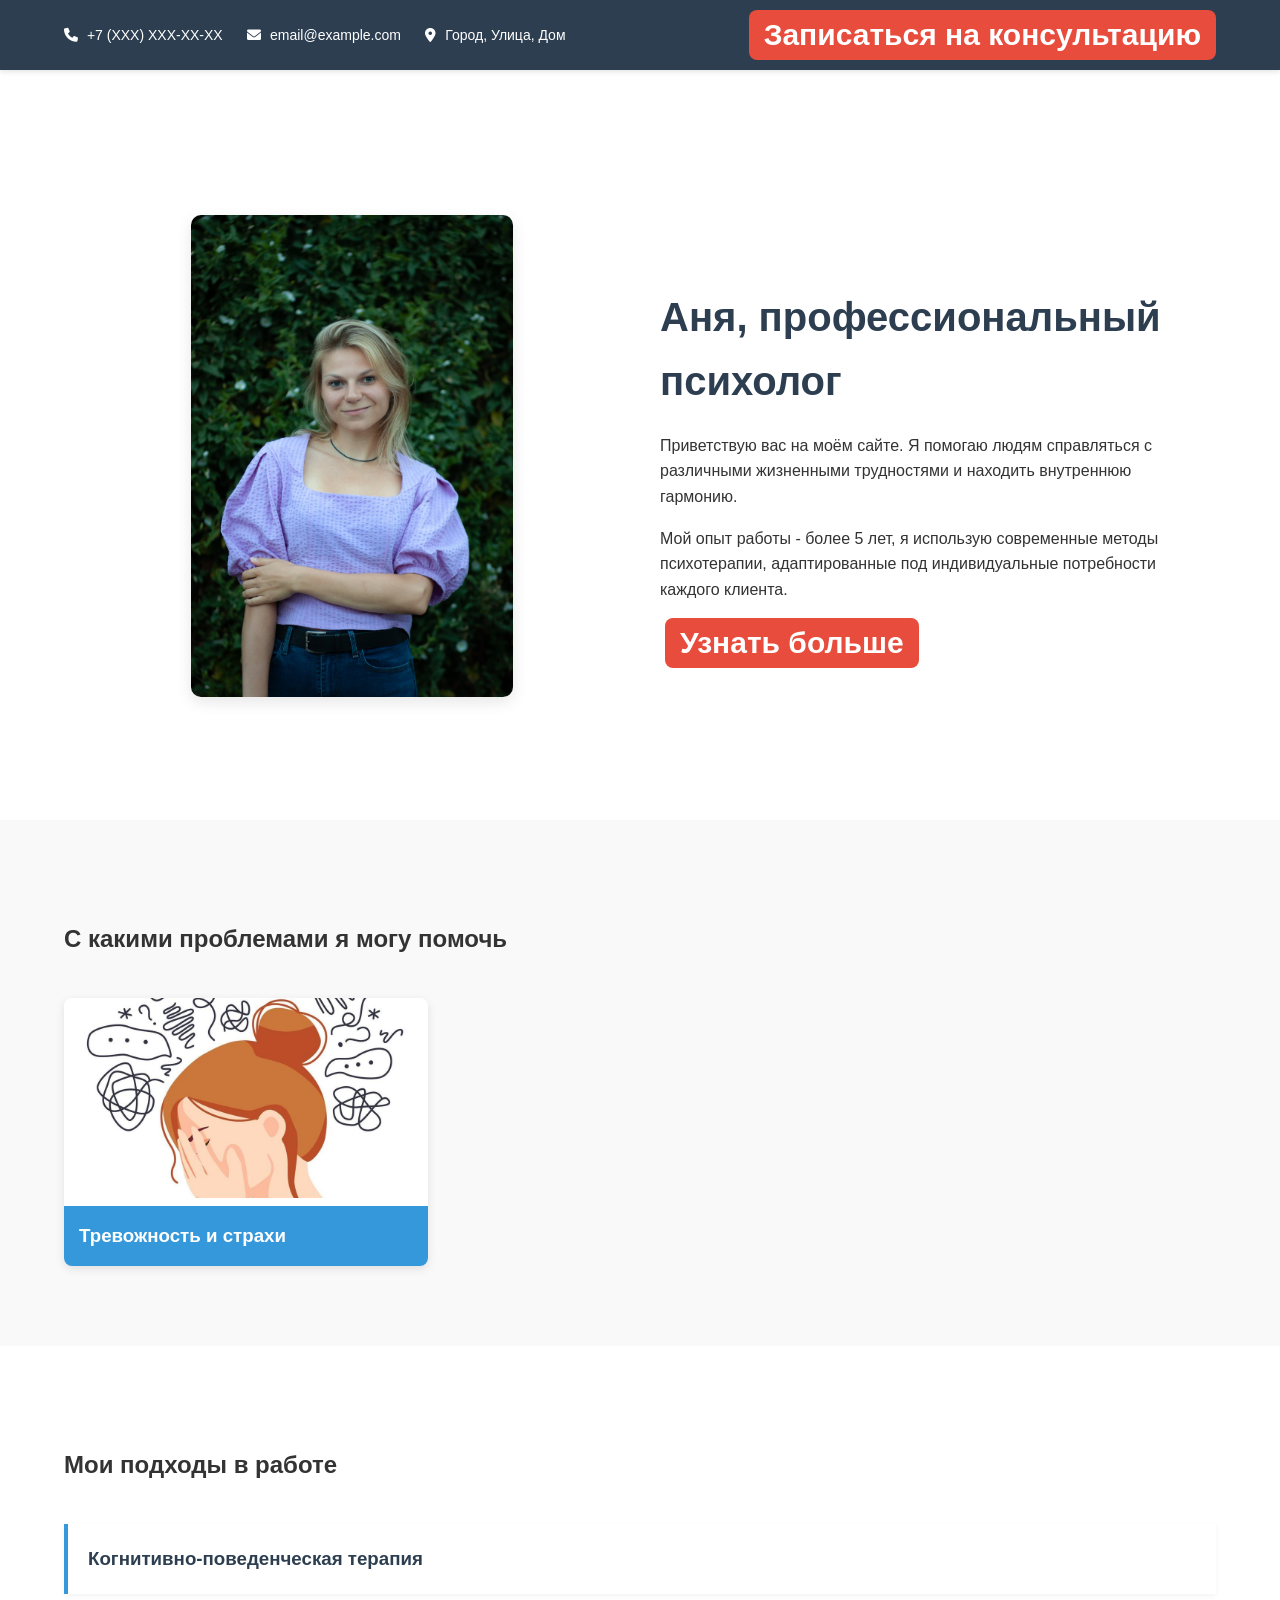
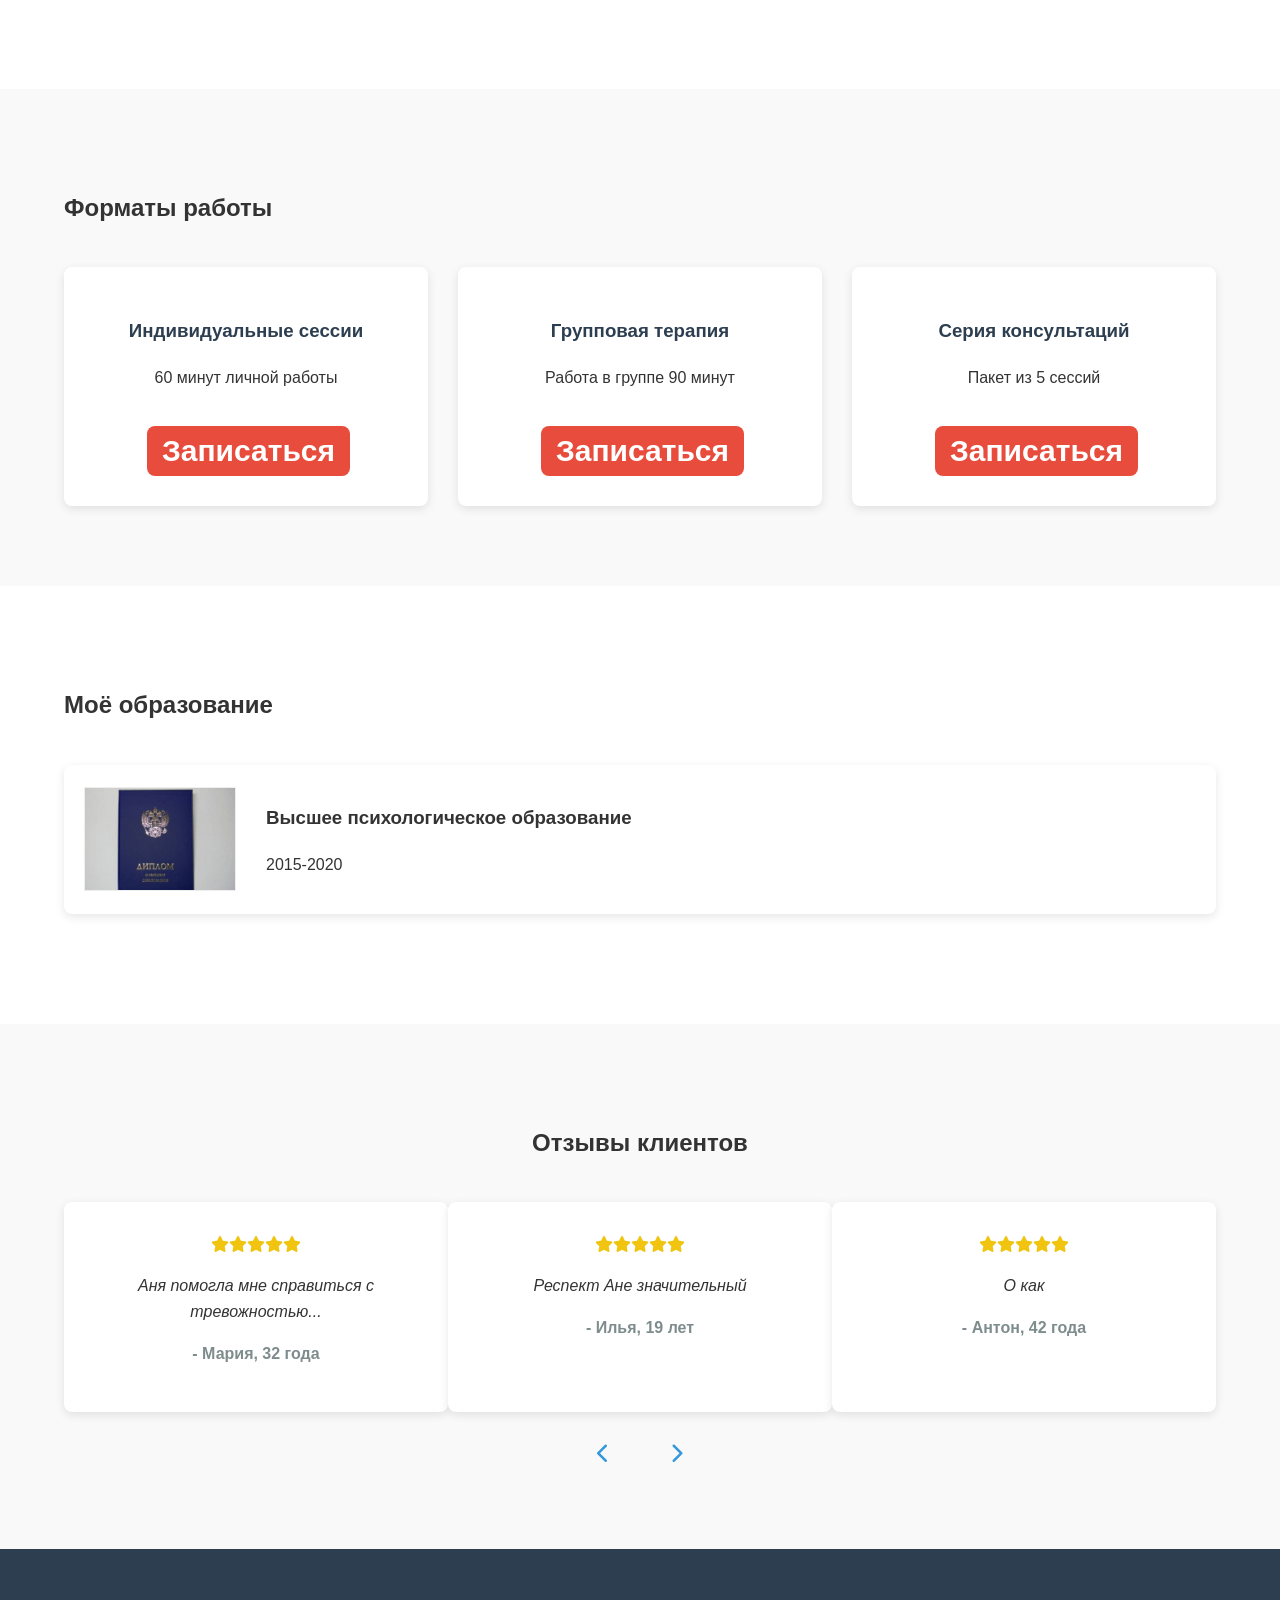
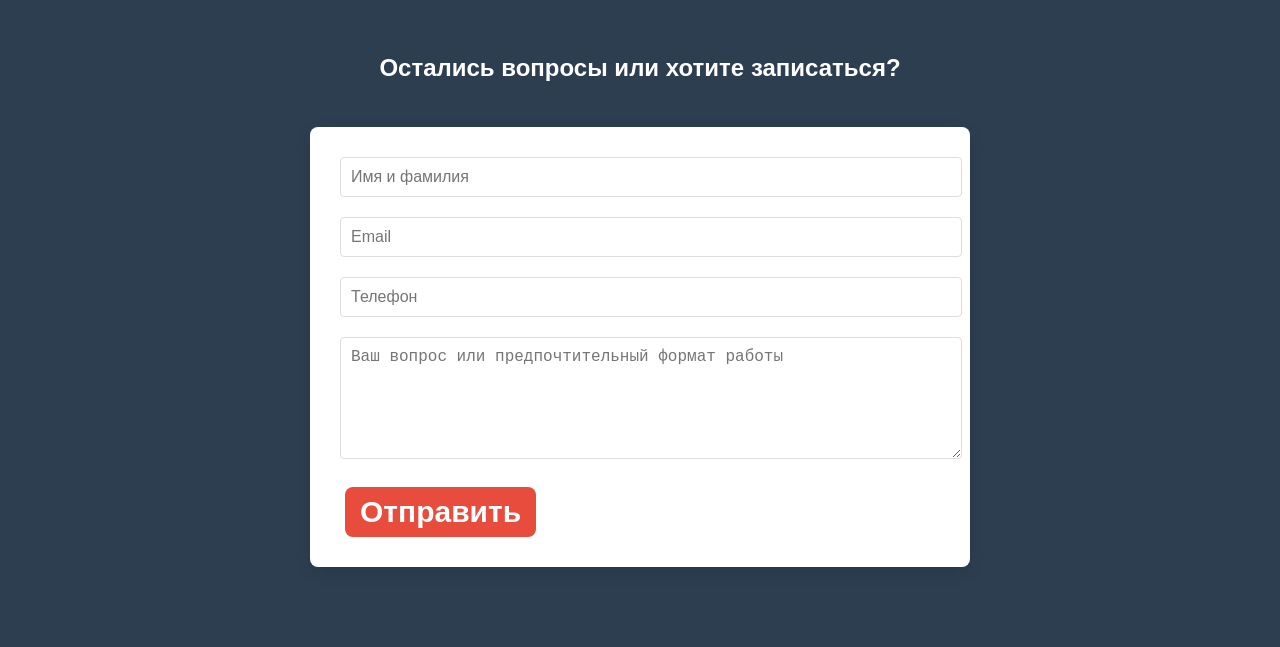
<file: docs/index.html>
<!DOCTYPE html>
<html lang="ru">


<head>
    <meta charset="UTF-8">
    <meta name="viewport" content="width=device-width, initial-scale=1.0">
    <title>Психолог Аня - профессиональная помощь</title>
    <link rel="stylesheet" href="styles.css">
    <link rel="stylesheet" href="https://cdnjs.cloudflare.com/ajax/libs/font-awesome/6.0.0-beta3/css/all.min.css">
</head>




<body>
    <!-- 1. Фиксированная контактная панель -->
    <header class="contact-bar">
        <div class="contact-info">
            <span><i class="fas fa-phone"></i> +7 (XXX) XXX-XX-XX</span>
            <span><i class="fas fa-envelope"></i> email@example.com</span>
            <span><i class="fas fa-map-marker-alt"></i> Город, Улица, Дом</span>
        </div>
        <button class="signup-btn">Записаться на консультацию</button>
    </header>

    <!-- 2. Основное приветствие -->
    <section class="hero">
        <div class="hero-image">
            <img src="anya-photo.jpg" alt="Фото психолога Ани">
        </div>
        <div class="hero-content">
            <h1>Аня, профессиональный психолог</h1>
            <p>Приветствую вас на моём сайте. Я помогаю людям справляться с различными жизненными трудностями и находить внутреннюю гармонию.</p>
            <p>Мой опыт работы - более 5 лет, я использую современные методы психотерапии, адаптированные под индивидуальные потребности каждого клиента.</p>
            <button class="signup-btn">Узнать больше</button>
        </div>
    </section>

    <!-- 3. Проблемы, с которыми работаем -->
    <section class="problems-section">
        <h2>С какими проблемами я могу помочь</h2>
        <div class="problems-grid">

            <div class="problem-item" data-problem="1">
                <img src="problem1.jpg" alt="Тревожность">
                <h3>Тревожность и страхи</h3>
                <div class="problem-details" id="problem-details-1">
                    <p>Подробное описание работы с тревожными состояниями...</p>
                </div>
            </div>
            <!-- Другие проблемы будут здесь -->
        </div>
    </section>

    <!-- 4. Подходы в работе -->
    <section class="approaches-section">
        <h2>Мои подходы в работе</h2>
        <div class="approaches-list">
            <!-- Пример одного подхода -->
            <div class="approach-item" data-approach="1">
                <h3>Когнитивно-поведенческая терапия</h3>
                <div class="approach-details" id="approach-details-1">
                    <p>Подробное описание КПТ...</p>
                </div>
            </div>
            <!-- Другие подходы будут здесь -->
        </div>
    </section>

    <!-- 5. Форматы работы -->
    <section class="formats-section">
        <h2>Форматы работы</h2>
        <div class="formats-grid">
            <div class="format-item">
                <h3>Индивидуальные сессии</h3>
                <p>60 минут личной работы</p>
                <button class="signup-btn format-signup">Записаться</button>
            </div>
            <div class="format-item">
                <h3>Групповая терапия</h3>
                <p>Работа в группе 90 минут</p>
                <button class="signup-btn format-signup">Записаться</button>
            </div>
            <div class="format-item">
                <h3>Серия консультаций</h3>
                <p>Пакет из 5 сессий</p>
                <button class="signup-btn format-signup">Записаться</button>
            </div>
        </div>
    </section>

    <!-- 6. Образование -->
    <section class="education-section">
        <h2>Моё образование</h2>
        <div class="diplomas">
            <!-- Пример одного диплома -->
            <div class="diploma-item">
                <img src="diploma1.jpg" alt="Диплом 1">
                <div class="diploma-info">
                    <h3>Высшее психологическое образование</h3>
                    <p>2015-2020</p>
                </div>
            </div>
            <!-- Другие дипломы будут здесь -->
        </div>
    </section>

    <!-- 7. Отзывы -->
    <section class="reviews-section">
        <h2>Отзывы клиентов</h2>
        <div class="reviews-carousel">
            <div class="reviews-slide active">
                <!-- Пример одного отзыва -->
                <div class="review-item">
                    <div class="stars">
                        <i class="fas fa-star"></i><i class="fas fa-star"></i><i class="fas fa-star"></i><i class="fas fa-star"></i><i class="fas fa-star"></i>
                    </div>
                    <p class="review-text">Аня помогла мне справиться с тревожностью...</p>
                    <p class="review-author">- Мария, 32 года</p>
                </div>

                <div class="review-item">
                    <div class="stars">
                        <i class="fas fa-star"></i><i class="fas fa-star"></i><i class="fas fa-star"></i><i class="fas fa-star"></i><i class="fas fa-star"></i>
                    </div>
                    <p class="review-text">Респект Ане значительный</p>
                    <p class="review-author">- Илья, 19 лет</p>
                </div>

                <div class="review-item">
                    <div class="stars">
                        <i class="fas fa-star"></i><i class="fas fa-star"></i><i class="fas fa-star"></i><i class="fas fa-star"></i><i class="fas fa-star"></i>
                    </div>
                    <p class="review-text">О как</p>
                    <p class="review-author">- Антон, 42 года</p>
                </div>
                <!-- Еще 2 отзыва в этом слайде -->
            </div>
            <div class="reviews-slide">
                <!-- Следующие 3 отзыва -->

                                <div class="review-item">
                    <div class="stars">
                        <i class="fas fa-star"></i><i class="fas fa-star"></i><i class="fas fa-star"></i><i class="fas fa-star"></i><i class="fas fa-star"></i>
                    </div>
                    <p class="review-text">Very very good specialist</p>
                    <p class="review-author">- Elizabeth, 27 years</p>
                </div>
            </div>
            <!-- Навигация по отзывам -->
            <div class="reviews-nav">
                <button class="reviews-prev"><i class="fas fa-chevron-left"></i></button>
                <span class="reviews-dots"></span>
                <button class="reviews-next"><i class="fas fa-chevron-right"></i></button>
            </div>
        </div>
    </section>

    <!-- 8. Форма регистрации -->
    <section class="contact-form-section">
        <h2>Остались вопросы или хотите записаться?</h2>
        <form class="contact-form" id="main-contact-form">
            <div class="form-group">
                <input type="text" id="fullname" name="fullname" placeholder="Имя и фамилия" required>
            </div>
            <div class="form-group">
                <input type="email" id="email" name="email" placeholder="Email" required>
            </div>
            <div class="form-group">
                <input type="tel" id="phone" name="phone" placeholder="Телефон">
            </div>
            <div class="form-group">
                <textarea id="question" name="question" placeholder="Ваш вопрос или предпочтительный формат работы" rows="4"></textarea>
            </div>
            <button type="submit" class="signup-btn">Отправить</button>
        </form>
    </section>

    <!-- Модальные окна для форм записи -->
    <div class="modal" id="signup-modal">
        <div class="modal-content">
            <span class="close-modal">&times;</span>
            <h3>Записаться на консультацию</h3>
            <form class="signup-form">
                <!-- Поля формы аналогичные основной -->
                <button type="submit">Отправить заявку</button>
            </form>
        </div>
    </div>

    <script src="script.js"></script>
</body>
</html>
</file>
<file: docs/styles.css>
/* Общие стили */
body {
    font-family: 'Arial', sans-serif;
    margin: 0;
    padding: 0;
    color: #333;
    line-height: 1.6;
    padding-top: 100px; /* Для фиксированной шапки */ 
}

/* 1. Контактная панель */
.contact-bar {
    position: fixed;
    top: 0;
    left: 0;
    width: 90%;
    background-color: #2c3e50;
    color: white;
    display: flex;
    justify-content: space-between;
    align-items: center;
    padding: 10px 5%;
    z-index: 1000;
    box-shadow: 0 2px 5px rgba(0,0,0,0.1);
}

.contact-info span {
    margin-right: 20px;
    font-size: 14px;
}

.contact-info i {
    margin-right: 5px;
}

.signup-btn {
    margin-left: 5px;
    background-color: #e74c3c;
    color: white;
    border: none;
    padding: 8px 15px;
    border-radius: 8px;
    cursor: pointer;
    transition: background-color 0.3s;

    font-family: 'Arial', sans-serif; /* Пример шрифта */
    font-weight: bold; /* Жирность (normal, bold, 100-900) */
    font-size: 30px; /* Размер текста */

}

.signup-btn:hover {
    background-color: #c0392b;
}

/* 2. Герой-секция */
.hero {
    display: flex;
    min-height: 80vh;
    align-items: center;
    padding: 0 5%;
}

.hero-image {
    flex: 1;
    padding: 20px;
}

.hero-image img {
    max-width: 100%;
    height: auto;
    width: 60%;
    border-radius: 10px;
    box-shadow: 0 5px 15px rgba(0,0,0,0.1);
    margin-left: 20%; /* Отступ слева - регулируйте значение */
}

.hero-content {
    flex: 1;
    padding: 20px;
}

.hero-content h1 {
    font-size: 2.5rem;
    margin-bottom: 20px;
    color: #2c3e50;
}

/* 3. Секция проблем */
.problems-section {
    padding: 80px 5%;
    background-color: #f9f9f9;
}

.problems-grid {
    display: grid;
    grid-template-columns: repeat(auto-fill, minmax(300px, 1fr));
    gap: 30px;
    margin-top: 40px;
}

.problem-item {
    background: white;
    border-radius: 8px;
    overflow: hidden;
    box-shadow: 0 3px 10px rgba(0,0,0,0.1);
    transition: transform 0.3s;
    cursor: pointer;
}

.problem-item:hover {
    transform: translateY(-5px);
}

.problem-item img {
    width: 100%;
    height: 200px;
    object-fit: cover;
}

.problem-item h3 {
    padding: 15px;
    margin: 0;
    background-color: #3498db;
    color: white;
}

.problem-details {
    padding: 15px;
    display: none;
}

/* 4. Подходы в работе */
.approaches-section {
    padding: 80px 5%;
}

.approaches-list {
    margin-top: 40px;
}

.approach-item {
    background: white;
    border-left: 4px solid #3498db;
    padding: 20px;
    margin-bottom: 15px;
    box-shadow: 0 2px 5px rgba(0,0,0,0.05);
    cursor: pointer;
}

.approach-item h3 {
    margin: 0;
    color: #2c3e50;
}

.approach-details {
    display: none;
    padding-top: 15px;
}

/* 5. Форматы работы */
.formats-section {
    padding: 80px 5%;
    background-color: #f9f9f9;
}

.formats-grid {
    display: grid;
    grid-template-columns: repeat(3, 1fr);
    gap: 30px;
    margin-top: 40px;
}

.format-item {
    background: white;
    padding: 30px;
    border-radius: 8px;
    text-align: center;
    box-shadow: 0 3px 10px rgba(0,0,0,0.1);
}

.format-item h3 {
    color: #2c3e50;
}

.format-signup {
    margin-top: 20px;
}

/* 6. Образование */
.education-section {
    padding: 80px 5%;
}

.diplomas {
    margin-top: 40px;
}

.diploma-item {
    display: flex;
    margin-bottom: 30px;
    align-items: center;
    background: white;
    padding: 20px;
    border-radius: 8px;
    box-shadow: 0 3px 10px rgba(0,0,0,0.1);
}

.diploma-item img {
    width: 150px;
    height: auto;
    margin-right: 30px;
    border: 1px solid #eee;
}

/* 7. Отзывы */
.reviews-section {
    padding: 80px 5%;
    background-color: #f9f9f9;
    text-align: center;
}

.reviews-carousel {
    position: relative;
    margin-top: 40px;
}

.reviews-slide {
    display: none;
}

.reviews-slide.active {
    display: flex;
    justify-content: space-between;
}

.review-item {
    background: white;
    padding: 30px;
    border-radius: 8px;
    width: 30%;
    box-shadow: 0 3px 10px rgba(0,0,0,0.1);
}

.stars {
    color: #f1c40f;
    margin-bottom: 15px;
}

.review-text {
    font-style: italic;
    margin-bottom: 15px;
}

.review-author {
    font-weight: bold;
    color: #7f8c8d;
}

.reviews-nav {
    margin-top: 30px;
}

.reviews-prev, .reviews-next {
    background: none;
    border: none;
    font-size: 20px;
    cursor: pointer;
    color: #3498db;
}

.reviews-dots {
    display: inline-block;
    margin: 0 20px;
}

/* 8. Форма контактов */
.contact-form-section {
    padding: 80px 5%;
    background-color: #2c3e50;
    color: white;
}

.contact-form-section h2 {
    text-align: center;
    margin-bottom: 40px;
}

.contact-form {
    max-width: 600px;
    margin: 0 auto;
    background: white;
    padding: 30px;
    border-radius: 8px;
    box-shadow: 0 5px 15px rgba(0,0,0,0.1);
}

.form-group {
    margin-bottom: 20px;
}

.form-group input,
.form-group textarea {
    width: 100%;
    padding: 10px;
    border: 1px solid #ddd;
    border-radius: 4px;
    font-size: 16px;
}

.form-group textarea {
    min-height: 100px;
}

/* Модальные окна */
.modal {
    display: none;
    position: fixed;
    z-index: 2000;
    left: 0;
    top: 0;
    width: 100%;
    height: 100%;
    background-color: rgba(0,0,0,0.5);
    align-items: center;
    justify-content: center;
}

.modal-content {
    background: white;
    padding: 30px;
    border-radius: 8px;
    width: 90%;
    max-width: 500px;
    position: relative;
}

.close-modal {
    position: absolute;
    top: 15px;
    right: 15px;
    font-size: 24px;
    cursor: pointer;
}

/* Адаптивность */
@media (max-width: 768px) {
    .hero {
        flex-direction: column;
    }
    
    .formats-grid {
        grid-template-columns: 1fr;
    }
    
    .reviews-slide.active {
        flex-direction: column;
    }
    
    .review-item {
        width: 100%;
        margin-bottom: 20px;
    }
    
    .contact-info span {
        display: block;
        margin-bottom: 5px;
    }
}
</file>
